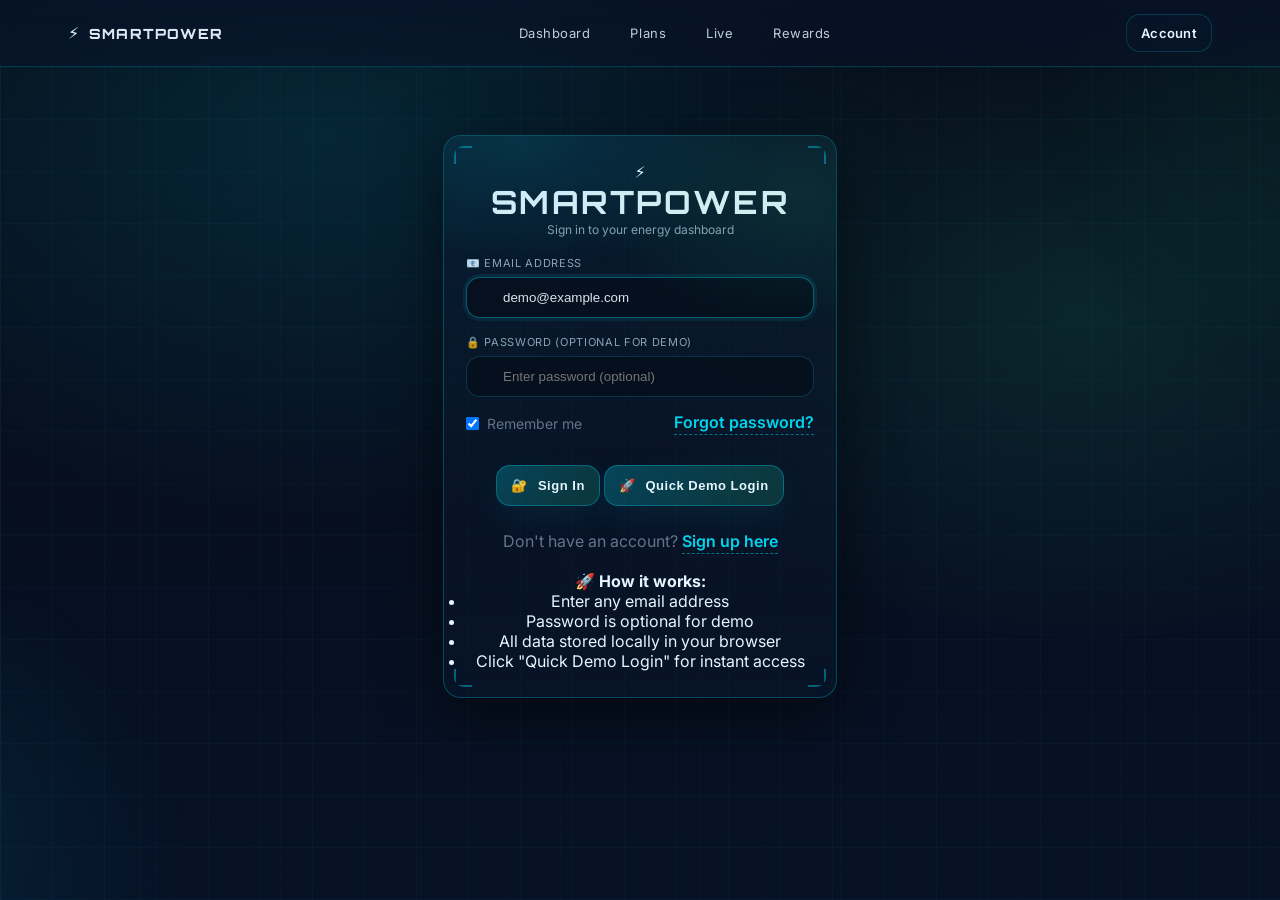
<file: frontend/plans.html>
<!DOCTYPE html>
<html lang="en">
<head>
    <meta charset="UTF-8">
    <meta name="viewport" content="width=device-width, initial-scale=1.0">
    <title>SmartPower - Choose Plan</title>
    <link rel="stylesheet" href="style.css">
    <script src="dashboard.js"></script>
    <link rel="preconnect" href="https://fonts.googleapis.com">
    <link rel="preconnect" href="https://fonts.gstatic.com" crossorigin>
    <link href="https://fonts.googleapis.com/css2?family=Orbitron:wght@400;600;700;800&family=Inter:wght@400;500;600;700&display=swap" rel="stylesheet">

</head>
<body class="has-topbar app-page">
<header class="topbar">
  <div class="topbar-inner">
    <a class="brand" href="index.html" aria-label="SmartPower Home">
      <span class="brand-icon">⚡</span>
      <span class="brand-text">SmartPower</span>
    </a>

    <nav class="topnav" aria-label="Primary">
      <a href="index.html">Dashboard</a>
      <a href="plans.html">Plans</a>
      <a href="live.html">Live</a>
      <a href="rewards.html">Rewards</a>
    </nav>

    <div class="topbar-actions">
      <span class="chip" id="topUserEmail" title="Signed in user"></span>
      <a class="btn btn-ghost" href="signin.html" id="accountLink">Account</a>
      <button class="btn btn-ghost" type="button" id="logoutBtn" onclick="handleLogout()" style="display:none;">Logout</button>
    </div>
  </div>
</header>

<div class="app-shell">

    <!-- Navigation -->
    <div class="hero" style="border-radius: 0; padding: 20px;">
        <h1 class="title" style="font-size: 32px;">⚡ SmartPower Plans</h1>
        <p class="tagline">Choose the perfect electricity plan for your needs</p>
        
        </div>

    <div class="plans-container">
        <!-- Plan Cards (using your existing plan-card style) -->
        <div class="plan-cards" style="margin-top: 30px;">
            <!-- Basic Plan -->
            <div class="plan-card basic" onclick="selectPlan('Basic')" id="planBasic">
                <h3>Basic</h3>
                <p class="units">100 units / month</p>
                <p class="price">₹1000</p>
                <p style="color: #64748b; font-size: 14px; margin: 10px 0;">Perfect for small apartments</p>
                <button class="select-btn">Select Plan</button>
            </div>

            <!-- Standard Plan (Popular) -->
            <div class="plan-card standard selected-plan" onclick="selectPlan('Standard')" id="planStandard">
                <div class="popular-badge">POPULAR</div>
                <h3>Standard</h3>
                <p class="units">200 units / month</p>
                <p class="price">₹2000</p>
                <p style="color: #64748b; font-size: 14px; margin: 10px 0;">Best for families</p>
                <button class="select-btn" style="background: #10b981;">Current Plan</button>
            </div>

            <!-- Premium Plan -->
            <div class="plan-card premium" onclick="selectPlan('Premium')" id="planPremium">
                <h3>Premium</h3>
                <p class="units">400 units / month</p>
                <p class="price">₹4000</p>
                <p style="color: #64748b; font-size: 14px; margin: 10px 0;">For large homes & offices</p>
                <button class="select-btn">Select Plan</button>
            </div>
        </div>

        <!-- Plan Comparison -->
        <div class="plan-comparison">
            <h2 style="text-align: center; margin-bottom: 30px; color: #1e293b;">Plan Comparison</h2>
            <div style="overflow-x: auto;">
                <table style="width: 100%; border-collapse: collapse;">
                    <thead>
                        <tr style="background: #f8fafc;">
                            <th style="padding: 15px; text-align: left; border-bottom: 2px solid #000000;">Feature</th>
                            <th style="padding: 15px; text-align: center; border-bottom: 2px solid #000000;">Basic</th>
                            <th style="padding: 15px; text-align: center; border-bottom: 2px solid #000000;">Standard</th>
                            <th style="padding: 15px; text-align: center; border-bottom: 2px solid #000000;">Premium</th>
                        </tr>
                    </thead>
                    <tbody>
                        <tr>
                            <td style="padding: 15px; border-bottom: 1px solid #e2e8f0;">Units per month</td>
                            <td style="padding: 15px; text-align: center; border-bottom: 1px solid #e2e8f0;">100</td>
                            <td style="padding: 15px; text-align: center; border-bottom: 1px solid #e2e8f0;">200</td>
                            <td style="padding: 15px; text-align: center; border-bottom: 1px solid #e2e8f0;">400</td>
                        </tr>
                        <tr>
                            <td style="padding: 15px; border-bottom: 1px solid #e2e8f0;">Live Monitoring</td>
                            <td style="padding: 15px; text-align: center; border-bottom: 1px solid #e2e8f0;">✓</td>
                            <td style="padding: 15px; text-align: center; border-bottom: 1px solid #e2e8f0;">✓</td>
                            <td style="padding: 15px; text-align: center; border-bottom: 1px solid #e2e8f0;">✓</td>
                        </tr>
                        <tr>
                            <td style="padding: 15px; border-bottom: 1px solid #e2e8f0;">AI Recommendations</td>
                            <td style="padding: 15px; text-align: center; border-bottom: 1px solid #e2e8f0;">-</td>
                            <td style="padding: 15px; text-align: center; border-bottom: 1px solid #e2e8f0;">✓</td>
                            <td style="padding: 15px; text-align: center; border-bottom: 1px solid #e2e8f0;">✓</td>
                        </tr>
                        <tr>
                            <td style="padding: 15px; border-bottom: 1px solid #e2e8f0;">Reward Points</td>
                            <td style="padding: 15px; text-align: center; border-bottom: 1px solid #e2e8f0;">✓</td>
                            <td style="padding: 15px; text-align: center; border-bottom: 1px solid #e2e8f0;">✓</td>
                            <td style="padding: 15px; text-align: center; border-bottom: 1px solid #e2e8f0;">2x Points</td>
                        </tr>
                        <tr>
                            <td style="padding: 15px; border-bottom: 1px solid #e2e8f0;">Priority Support</td>
                            <td style="padding: 15px; text-align: center; border-bottom: 1px solid #e2e8f0;">-</td>
                            <td style="padding: 15px; text-align: center; border-bottom: 1px solid #e2e8f0;">✓</td>
                            <td style="padding: 15px; text-align: center; border-bottom: 1px solid #e2e8f0;">24/7 Premium</td>
                        </tr>
                    </tbody>
                </table>
            </div>
        </div>

        <!-- Subscription Action -->
        <div class="subscription-box" style="margin-top: 40px;">
            <h2>Confirm Your Selection</h2>
            <p style="color: #64748b; margin-bottom: 20px;">
                Selected Plan: <strong id="selectedPlanName">Standard</strong>
            </p>
            <button class="subscribe-action auth-btn" onclick="subscribePlan()">
                Subscribe to <span id="selectedPlanBtn">Standard</span> Plan
            </button>
            <div id="subscribeResult" style="margin-top: 20px;"></div>
        </div>
    </div>

    <script>
        // Plan selection logic
        // NEW: Load user's current plan from backend
        if (!localStorage.getItem("user_id")) {
            window.location.href = "signin.html";
        }

        async function loadUserSubscription() {
            const userId = localStorage.getItem("user_id");
            if (!userId) return;

            try {
                const res = await fetch(`http://localhost:5000/subscription/${userId}`);
                if (!res.ok) return;

                const data = await res.json();
                const currentPlan = data.subscription?.plan_name;

                if (currentPlan) {
                    highlightCurrentPlan(currentPlan);
                }
            } catch (error) {
                console.error("Failed to load subscription:", error);
                // Fallback to localStorage if backend fails
                const savedPlan = localStorage.getItem('selectedPlan') || 'Standard';
                highlightCurrentPlan(savedPlan);
            }
        }

        // NEW: Highlight the correct plan visually
        function highlightCurrentPlan(planName) {
            document.querySelectorAll('.plan-card').forEach(card => {
                const title = card.querySelector("h3").textContent;
                const btn = card.querySelector(".select-btn");

                if (title === planName) {
                    card.classList.add('selected-plan');
                    btn.textContent = "Current Plan";
                    btn.style.background = "#10b981";
                } else {
                    card.classList.remove('selected-plan');
                    btn.textContent = "Select Plan";
                    btn.style.background = "";
                }
            });

            document.getElementById('selectedPlanName').textContent = planName;
            document.getElementById('selectedPlanBtn').textContent = planName;

            localStorage.setItem("selectedPlan", planName);
        }

        // Plan selection logic
        function selectPlan(planName) {
            // Remove selected class from all
            document.querySelectorAll('.plan-card').forEach(card => {
                card.classList.remove('selected-plan');
                const btn = card.querySelector('.select-btn');
                btn.textContent = 'Select Plan';
                btn.style.background = '';
            });
            
            // Add to selected
            const selectedCard = document.getElementById(`plan${planName}`);
            selectedCard.classList.add('selected-plan');
            const selectedBtn = selectedCard.querySelector('.select-btn');
            selectedBtn.textContent = 'Selected ✓';
            selectedBtn.style.background = '#10b981';
            
            // Update display
            document.getElementById('selectedPlanName').textContent = planName;
            document.getElementById('selectedPlanBtn').textContent = planName;
            
            // Save to localStorage
            localStorage.setItem('selectedPlan', planName);
        }
        
        function subscribePlan() {
            const plan = localStorage.getItem('selectedPlan') || 'Standard';
            const userEmail = localStorage.getItem('user_email') || 'demo@example.com';
            const userId = localStorage.getItem('user_id') || 'user1';

            const resultEl = document.getElementById('subscribeResult');

            // Show loading
            resultEl.innerHTML = `
                <div style="background:#f0f9ff; color:#1e40af; padding:15px; border-radius:8px; display:flex; align-items:center; gap:10px;">
                    <div class="loading-spinner"></div>
                    Subscribing to ${plan} plan...
                </div>
            `;

            fetch('http://127.0.0.1:5000/plan/subscribe', {
                method: 'POST',
                headers: {
                    'Content-Type': 'application/json'
                },
                body: JSON.stringify({
                    user_id: userId,
                    plan_name: plan,
                    user_email: userEmail
                })
            })
            .then(async res => {
                // Extract response JSON
                const data = await res.json();

                // SUCCESS CASE → backend returned 201
                if (res.ok) {
                    resultEl.innerHTML = `
                        <div style="background:#f0fdf4; color:#065f46; padding:15px; border-radius:8px;">
                            ✅ ${data.message || 'Successfully subscribed to ' + plan + ' plan!'}
                            <br><small>Redirecting to dashboard...</small>
                        </div>
                    `;

                    // Save plan locally
                    localStorage.setItem('currentPlan', plan);

                    // Redirect to dashboard
                    setTimeout(() => {
                        window.location.href = 'index.html';
                    }, 2000);
                } 
                else {
                    // ERROR RETURNED FROM BACKEND
                    resultEl.innerHTML = `
                        <div style="background:#fef2f2; color:#991b1b; padding:15px; border-radius:8px;">
                            ❌ ${data.error || 'Subscription failed!'}
                        </div>
                    `;
                }
            })
            .catch(error => {
                console.error('Subscription error:', error);
                resultEl.innerHTML = `
                    <div style="background:#fef2f2; color:#991b1b; padding:15px; border-radius:8px;">
                        ❌ Failed to connect to backend server.
                        <br><small>Error: ${error.message}</small>
                        <br><br>
                        <button class="btn btn-danger" onclick="subscribePlan()">Try Again</button>
                        <button class="btn btn-muted" onclick="window.location.href='index.html'">Go to Dashboard</button>
                    </div>
                `;
            });
        }

        
        // Load saved selection
        document.addEventListener('DOMContentLoaded', function() {
            loadUserSubscription();   // NEW: real backend plan highlight

            
            // Add loading spinner CSS if not present
            if (!document.querySelector('style[data-loading-spinner]')) {
                const style = document.createElement('style');
                style.setAttribute('data-loading-spinner', 'true');
                style.textContent = `
                    .loading-spinner {
                        display: inline-block;
                        width: 20px;
                        height: 20px;
                        border: 3px solid rgba(255,255,255,0.3);
                        border-radius: 50%;
                        border-top-color: #3b82f6;
                        animation: spin 1s ease-in-out infinite;
                    }
                    @keyframes spin {
                        to { transform: rotate(360deg); }
                    }
                `;
                document.head.appendChild(style);
            }
            
            // Add click handlers for navigation links
            document.querySelectorAll('a[href]').forEach(link => {
                link.addEventListener('click', function(e) {
                    if (this.getAttribute('href').startsWith('http')) return;
                    e.preventDefault();
                    window.location.href = this.getAttribute('href');
                });
            });
        });
    </script>
</div>

<script>
document.addEventListener('DOMContentLoaded', function () {
  try {
    var email = localStorage.getItem('user_email');
    var chip = document.getElementById('topUserEmail');
    var logoutBtn = document.getElementById('logoutBtn');
    var accountLink = document.getElementById('accountLink');

    if (chip) {
      if (email) { chip.textContent = email; chip.style.display = 'inline-flex'; }
      else { chip.style.display = 'none'; }
    }

    if (logoutBtn && accountLink) {
      if (email) { logoutBtn.style.display = 'inline-flex'; accountLink.style.display = 'none'; }
      else { logoutBtn.style.display = 'none'; accountLink.style.display = 'inline-flex'; }
    }

    var current = (location.pathname.split('/').pop() || 'index.html');
    document.querySelectorAll('.topnav a').forEach(function (a) {
      if (a.getAttribute('href') === current) a.classList.add('active');
    });
  } catch (e) {}
});
</script>
</body>
</html>
</file>
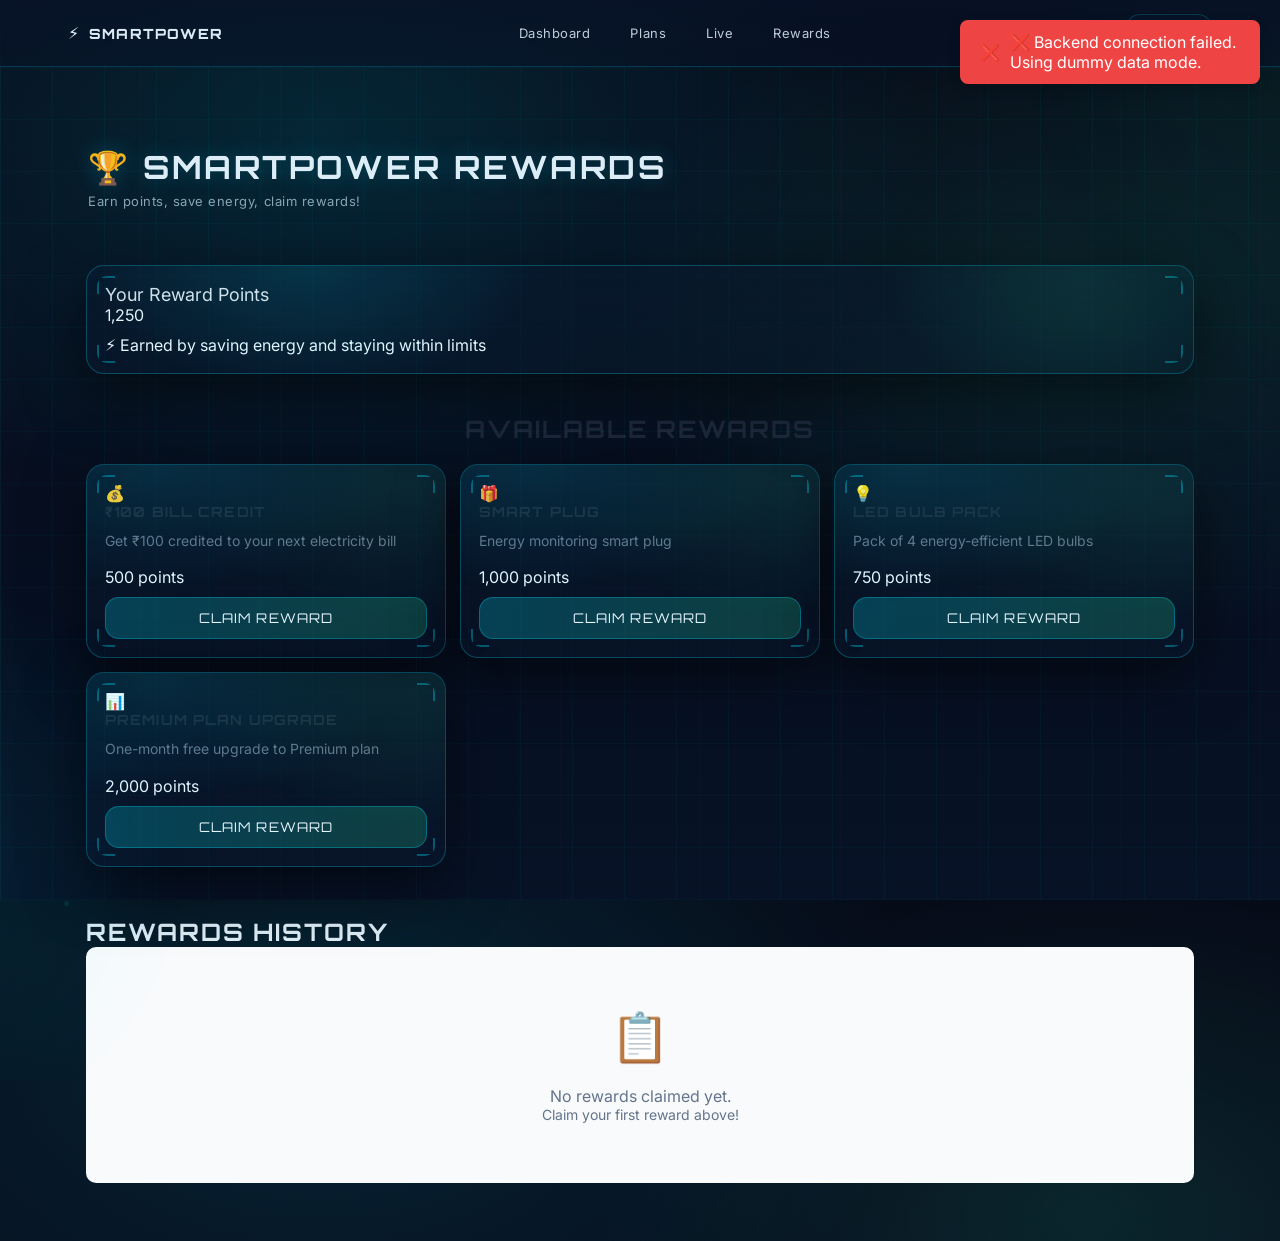
<file: frontend/rewards.html>
<!DOCTYPE html>
<html lang="en">
<head>
    <meta charset="UTF-8">
    <meta name="viewport" content="width=device-width, initial-scale=1.0">
    <title>SmartPower - Rewards</title>
    <link rel="stylesheet" href="style.css">
    <script src="dashboard.js"></script>
    <link rel="preconnect" href="https://fonts.googleapis.com">
    <link rel="preconnect" href="https://fonts.gstatic.com" crossorigin>
    <link href="https://fonts.googleapis.com/css2?family=Orbitron:wght@400;600;700;800&family=Inter:wght@400;500;600;700&display=swap" rel="stylesheet">

</head>
<body class="has-topbar app-page">
<header class="topbar">
  <div class="topbar-inner">
    <a class="brand" href="index.html" aria-label="SmartPower Home">
      <span class="brand-icon">⚡</span>
      <span class="brand-text">SmartPower</span>
    </a>

    <nav class="topnav" aria-label="Primary">
      <a href="index.html">Dashboard</a>
      <a href="plans.html">Plans</a>
      <a href="live.html">Live</a>
      <a href="rewards.html">Rewards</a>
    </nav>

    <div class="topbar-actions">
      <span class="chip" id="topUserEmail" title="Signed in user"></span>
      <a class="btn btn-ghost" href="signin.html" id="accountLink">Account</a>
      <button class="btn btn-ghost" type="button" id="logoutBtn" onclick="handleLogout()" style="display:none;">Logout</button>
    </div>
  </div>
</header>

<div class="app-shell">

    <!-- Navigation -->
    <div class="hero" style="border-radius: 0; padding: 20px;">
        <h1 class="title" style="font-size: 32px;">🏆 SmartPower Rewards</h1>
        <p class="tagline">Earn points, save energy, claim rewards!</p>
        
        </div>

    <div class="rewards-container">
        <!-- Points Display -->
        <div class="points-card">
            <div style="font-size: 18px; opacity: 0.9;">Your Reward Points</div>
            <div class="points-value" id="totalPoints">1,250</div>
            <div style="font-size: 16px; margin-top: 10px;">
                ⚡ Earned by saving energy and staying within limits
            </div>
        </div>

        <!-- Rewards Grid -->
        <h2 style="text-align: center; margin: 40px 0 20px 0; color: #1e293b;">Available Rewards</h2>
        
        <div class="rewards-grid">
            <div class="reward-card">
                <div class="reward-icon">💰</div>
                <h3 style="color: #1e293b; margin-bottom: 10px;">₹100 Bill Credit</h3>
                <p style="color: #64748b; font-size: 14px; margin-bottom: 15px;">
                    Get ₹100 credited to your next electricity bill
                </p>
                <div class="reward-cost">500 points</div>
                <button class="claim-btn" onclick="claimReward('bill_credit', 500)">
                    Claim Reward
                </button>
            </div>
            
            <div class="reward-card">
                <div class="reward-icon">🎁</div>
                <h3 style="color: #1e293b; margin-bottom: 10px;">Smart Plug</h3>
                <p style="color: #64748b; font-size: 14px; margin-bottom: 15px;">
                    Energy monitoring smart plug
                </p>
                <div class="reward-cost">1,000 points</div>
                <button class="claim-btn" onclick="claimReward('smart_plug', 1000)">
                    Claim Reward
                </button>
            </div>
            
            <div class="reward-card">
                <div class="reward-icon">💡</div>
                <h3 style="color: #1e293b; margin-bottom: 10px;">LED Bulb Pack</h3>
                <p style="color: #64748b; font-size: 14px; margin-bottom: 15px;">
                    Pack of 4 energy-efficient LED bulbs
                </p>
                <div class="reward-cost">750 points</div>
                <button class="claim-btn" onclick="claimReward('led_bulbs', 750)">
                    Claim Reward
                </button>
            </div>
            
            <div class="reward-card">
                <div class="reward-icon">📊</div>
                <h3 style="color: #1e293b; margin-bottom: 10px;">Premium Plan Upgrade</h3>
                <p style="color: #64748b; font-size: 14px; margin-bottom: 15px;">
                    One-month free upgrade to Premium plan
                </p>
                <div class="reward-cost">2,000 points</div>
                <button class="claim-btn" onclick="claimReward('premium_upgrade', 2000)">
                    Claim Reward
                </button>
            </div>
        </div>

        <!-- Rewards History -->
        <div class="chart-box" style="margin-top: 50px;">
            <h2>Rewards History</h2>
            <div id="rewardsHistory" style="min-height: 200px; padding: 20px; background: #f8fafc; border-radius: 10px;">
                <div style="text-align: center; color: #64748b; padding: 40px;">
                    <div style="font-size: 48px; margin-bottom: 20px;">📋</div>
                    <p>No rewards claimed yet.</p>
                    <p style="font-size: 14px;">Claim your first reward above!</p>
                </div>
            </div>
        </div>
    </div>

    <script>
        // Initialize rewards page
        document.addEventListener('DOMContentLoaded', function() {
            loadRewardsData();
            updateClaimButtons();
            
            // Add click handlers for navigation links
            document.querySelectorAll('.hero-nav a').forEach(link => {
                link.addEventListener('click', function(e) {
                    e.preventDefault();
                    window.location.href = this.getAttribute('href');
                });
            });
        });
        
        function loadRewardsData() {
            const userId = localStorage.getItem('user_id') || 'user1';
            
            // Try to fetch from backend
            fetch(`http://localhost:5000/rewards/${userId}`)
                .then(res => {
                    if (res.ok) return res.json();
                    throw new Error('Failed to load rewards');
                })
                .then(data => {
                    const points = data.reward_points || 1250;
                    document.getElementById('totalPoints').textContent = 
                        points.toLocaleString();
                    
                    // Update localStorage
                    localStorage.setItem('reward_points', points);
                })
                .catch(error => {
                    console.error('Rewards load error:', error);
                    // Use localStorage if available
                    const points = localStorage.getItem('reward_points') || 1250;
                    document.getElementById('totalPoints').textContent = 
                        points.toLocaleString();
                });
        }
        
        function updateClaimButtons() {
            const points = parseInt(localStorage.getItem('reward_points') || 1250);
            const buttons = document.querySelectorAll('.claim-btn');
            
            buttons.forEach(btn => {
                const cost = parseInt(btn.parentElement.querySelector('.reward-cost').textContent);
                if (points < cost) {
                    btn.disabled = true;
                    btn.textContent = 'Need More Points';
                }
            });
        }
        
        function claimReward(rewardType, cost) {
            const userId = localStorage.getItem('user_id');
            if (!userId) {
                alert("Please login first.");
                window.location.href = "signin.html";
                return;
            }

            const points = parseInt(localStorage.getItem('reward_points') || 0);

            if (points < cost) {
                alert('You need more points to claim this reward!');
                return;
            }

            if (!confirm(`Are you sure you want to claim this reward for ${cost} points?`)) {
                return;
            }

            // Show loading animation
            const btn = event.target;
            const originalText = btn.textContent;
            btn.innerHTML = '<span class="loading-spinner"></span> Claiming...';
            btn.disabled = true;

            fetch('http://localhost:5000/rewards/claim', {
                method: 'POST',
                headers: { 'Content-Type': 'application/json' },
                body: JSON.stringify({ user_id: userId })
            })
            .then(async res => {
                const data = await res.json();

                if (res.ok) {
                    // Backend success — points already reset to 0

                    alert(`🎉 Reward claimed! You used ${data.claimed_points} points.`);

                    // Update UI
                    document.getElementById('totalPoints').textContent = "0";
                    localStorage.setItem('reward_points', 0);

                    // Add history entry
                    addToHistory(rewardType, data.claimed_points);

                    updateClaimButtons();
                } else {
                    alert(`❌ ${data.error || "Failed to claim reward."}`);
                }
            })
            .catch(err => {
                console.error("Error claiming reward:", err);
                alert("❌ Could not connect to backend.");
            })
            .finally(() => {
                // Restore button
                btn.textContent = originalText;
                btn.disabled = false;
            });
        }
        
        function addToHistory(rewardType, cost) {
            const historyDiv = document.getElementById('rewardsHistory');
            const rewardNames = {
                'bill_credit': '₹100 Bill Credit',
                'smart_plug': 'Smart Plug',
                'led_bulbs': 'LED Bulb Pack',
                'premium_upgrade': 'Premium Plan Upgrade'
            };
            
            const historyItem = document.createElement('div');
            historyItem.style.cssText = `
                padding: 15px;
                margin-bottom: 10px;
                background: white;
                border-radius: 8px;
                border-left: 4px solid #10b981;
                display: flex;
                justify-content: space-between;
                align-items: center;
            `;
            
            const now = new Date();
            const dateStr = now.toLocaleDateString() + ' ' + now.toLocaleTimeString([], {hour: '2-digit', minute:'2-digit'});
            
            historyItem.innerHTML = `
                <div>
                    <strong>${rewardNames[rewardType] || rewardType}</strong>
                    <div style="font-size: 12px; color: #64748b;">${dateStr}</div>
                </div>
                <div style="color: #f59e0b; font-weight: 600;">-${cost} points</div>
            `;
            
            // Remove placeholder if it exists
            const placeholder = historyDiv.querySelector('div[style*="text-align: center"]');
            if (placeholder) {
                placeholder.remove();
            }
            
            historyDiv.prepend(historyItem);
        }
        
        // Add loading spinner CSS
        if (!document.querySelector('style[data-loading-spinner]')) {
            const style = document.createElement('style');
            style.setAttribute('data-loading-spinner', 'true');
            style.textContent = `
                .loading-spinner {
                    display: inline-block;
                    width: 20px;
                    height: 20px;
                    border: 3px solid rgba(255,255,255,0.3);
                    border-radius: 50%;
                    border-top-color: white;
                    animation: spin 1s ease-in-out infinite;
                }
                @keyframes spin {
                    to { transform: rotate(360deg); }
                }
            `;
            document.head.appendChild(style);
        }
    </script>
</div>

<script>
document.addEventListener('DOMContentLoaded', function () {
  try {
    var email = localStorage.getItem('user_email');
    var chip = document.getElementById('topUserEmail');
    var logoutBtn = document.getElementById('logoutBtn');
    var accountLink = document.getElementById('accountLink');

    if (chip) {
      if (email) { chip.textContent = email; chip.style.display = 'inline-flex'; }
      else { chip.style.display = 'none'; }
    }

    if (logoutBtn && accountLink) {
      if (email) { logoutBtn.style.display = 'inline-flex'; accountLink.style.display = 'none'; }
      else { logoutBtn.style.display = 'none'; accountLink.style.display = 'inline-flex'; }
    }

    var current = (location.pathname.split('/').pop() || 'index.html');
    document.querySelectorAll('.topnav a').forEach(function (a) {
      if (a.getAttribute('href') === current) a.classList.add('active');
    });
  } catch (e) {}
});
</script>
</body>
</html>
</file>
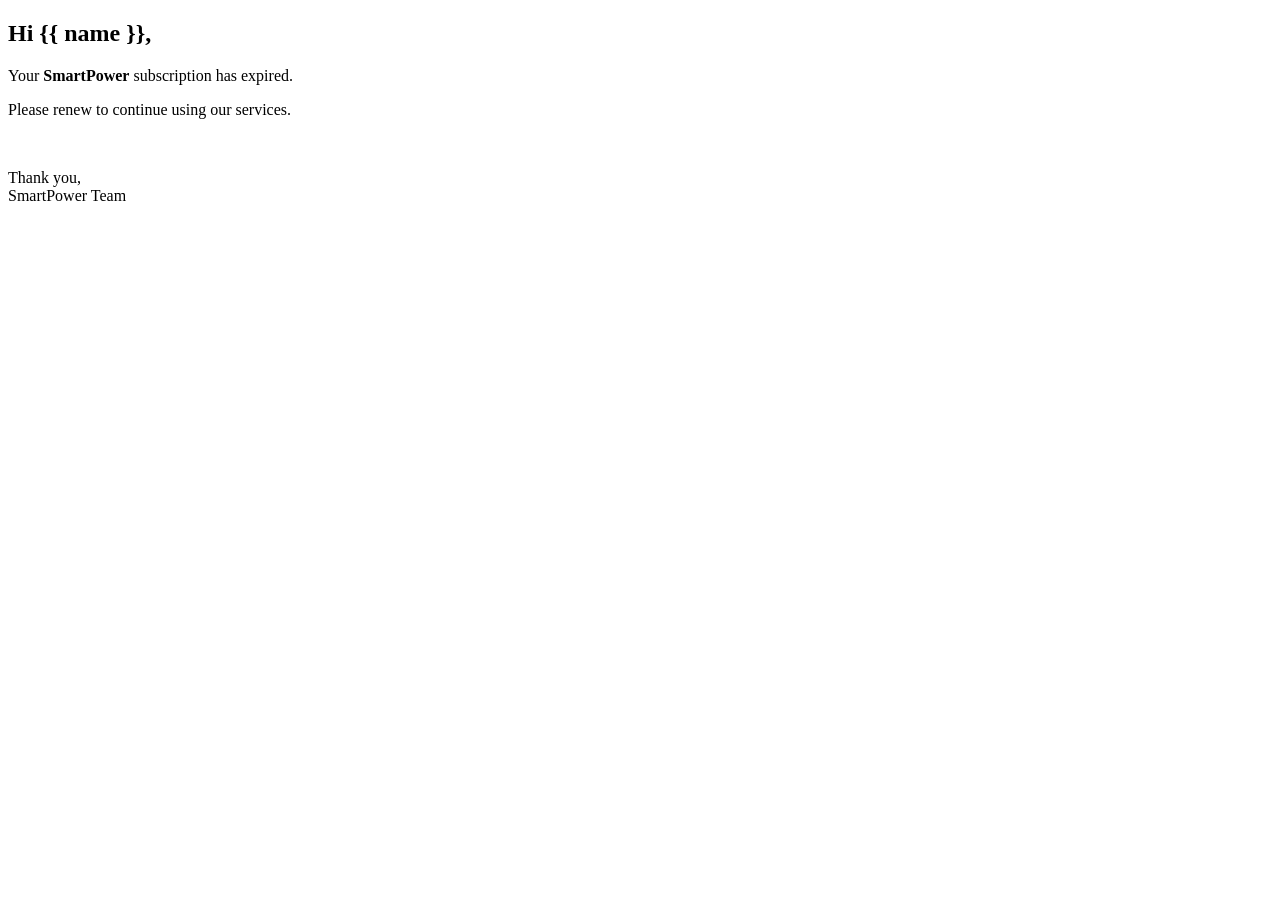
<file: backend/templates/subscription_expired.html>
<!DOCTYPE html>
<html>
<body>
  <h2>Hi {{ name }},</h2>

  <p>Your <b>SmartPower</b> subscription has expired.</p>

  <p>Please renew to continue using our services.</p>

  <br>
  <p>Thank you,<br>SmartPower Team</p>
</body>
</html>
</file>
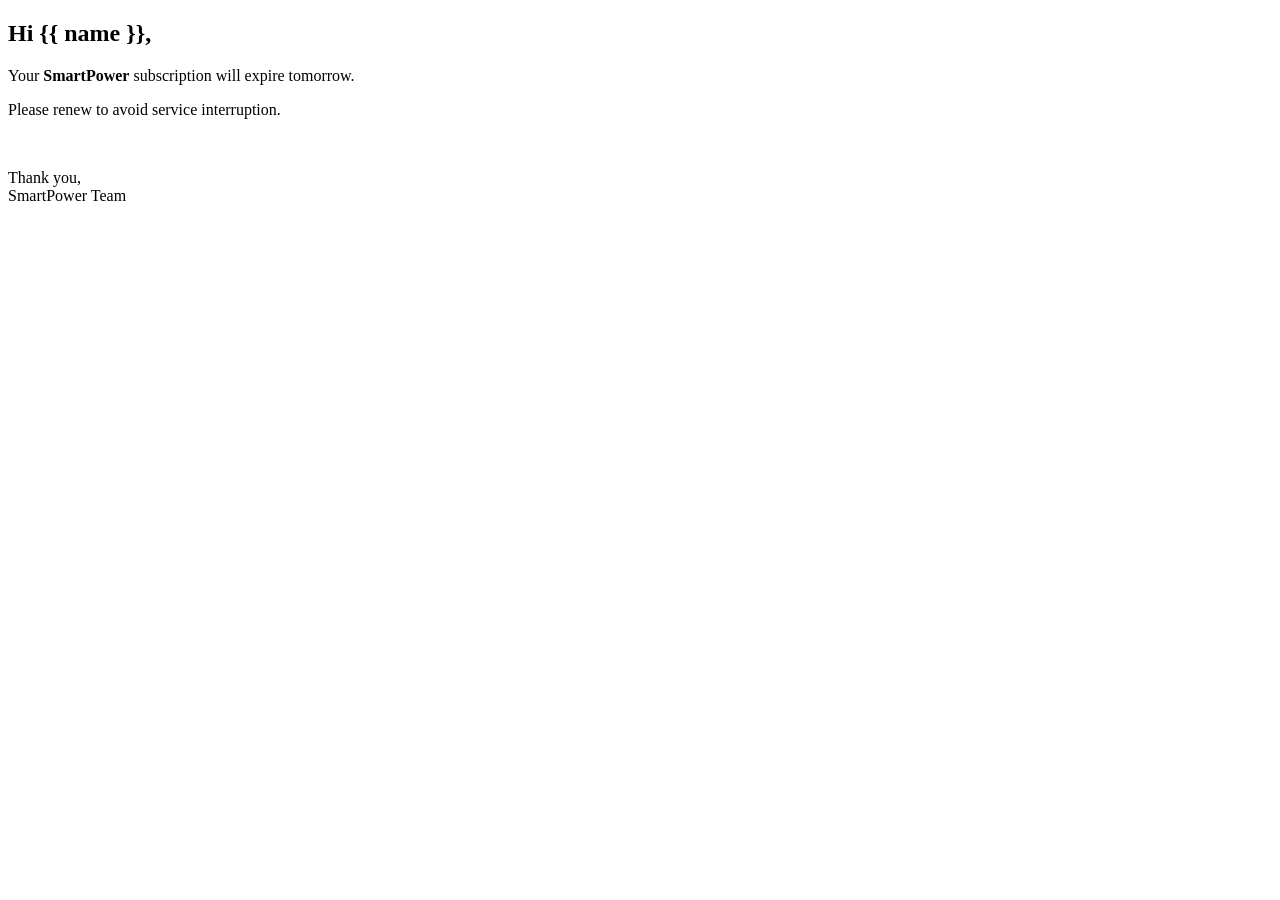
<file: backend/templates/subscription_remainder.html>
<!DOCTYPE html>
<html>
<body>
  <h2>Hi {{ name }},</h2>

  <p>Your <b>SmartPower</b> subscription will expire tomorrow.</p>

  <p>Please renew to avoid service interruption.</p>

  <br>
  <p>Thank you,<br>SmartPower Team</p>
</body>
</html>
</file>
<file: frontend/style.css>
/* =========================================================
   SmartPower - "Radium / Neon Grid" UI Theme (Video Match)
   ---------------------------------------------------------
   - Dark navy background with animated grid + radial glow
   - Futuristic font (Orbitron) for headings, Inter for body
   - Glass cards with neon borders + corner brackets
   - Works across Dashboard / Plans / Live / Rewards / Auth
   ========================================================= */

/* ---------- Reset ---------- */
*{margin:0;padding:0;box-sizing:border-box}
:root{
  --bg0:#060b18;
  --bg1:#071226;
  --ink:#e6f6ff;
  --muted:#9bb7c7;

  --neon:#00e5ff;
  --neon2:#30ffb4;
  --line:rgba(0,229,255,.22);
  --line2:rgba(48,255,180,.18);

  --glass:rgba(10, 24, 46, .55);
  --glass2:rgba(10, 24, 46, .35);
  --stroke:rgba(0,229,255,.26);
  --stroke2:rgba(48,255,180,.16);

  --shadow:0 18px 60px rgba(0,0,0,.55);
  --radius:18px;
}

html,body{height:100%}
body{
  font-family: Inter, system-ui, -apple-system, "Segoe UI", Roboto, Arial, sans-serif;
  color:var(--ink);
  background: radial-gradient(1100px 700px at 25% 15%, rgba(0,229,255,.12), transparent 55%),
              radial-gradient(900px 600px at 85% 35%, rgba(48,255,180,.10), transparent 55%),
              linear-gradient(180deg, var(--bg0), var(--bg1));
  min-height:100vh;
  overflow-x:hidden;
}

/* Animated grid + scanline */
body::before{
  content:"";
  position:fixed; inset:0;
  pointer-events:none;
  background:
    /* grid */
    repeating-linear-gradient(90deg, rgba(0,229,255,.09) 0 1px, transparent 1px 52px),
    repeating-linear-gradient(0deg, rgba(0,229,255,.07) 0 1px, transparent 1px 52px),
    /* subtle vertical bars */
    repeating-linear-gradient(90deg, rgba(255,255,255,.04) 0 1px, transparent 1px 140px);
  opacity:.45;
  transform:translateZ(0);
  animation:gridDrift 10s linear infinite;
}
body::after{
  content:"";
  position:fixed; inset:-20%;
  pointer-events:none;
  background:
    radial-gradient(circle at 18% 86%, rgba(0,229,255,.15) 0 2px, transparent 3px),
    radial-gradient(circle at 85% 12%, rgba(48,255,180,.14) 0 2px, transparent 3px),
    radial-gradient(520px 520px at 8% 82%, rgba(0,229,255,.12), transparent 60%),
    radial-gradient(640px 640px at 92% 18%, rgba(48,255,180,.10), transparent 60%),
    /* corner rings */
    radial-gradient(closest-side at 0% 100%, transparent 0 78%, rgba(0,229,255,.14) 79% 80%, transparent 81%),
    radial-gradient(closest-side at 100% 0%, transparent 0 78%, rgba(0,229,255,.12) 79% 80%, transparent 81%);
  opacity:.65;
  filter:blur(.2px);
  animation:glowPulse 6s ease-in-out infinite;
}

@keyframes gridDrift{
  0%{transform:translateY(0)}
  100%{transform:translateY(52px)}
}
@keyframes glowPulse{
  0%,100%{opacity:.55}
  50%{opacity:.78}
}

/* ---------- Layout Shell ---------- */
.app-shell{max-width:1180px;margin:0 auto;padding:22px 18px 40px}
.main-container{max-width:1180px;margin:0 auto}

/* ---------- Topbar ---------- */
.topbar{
  position:sticky; top:0; z-index:50;
  backdrop-filter: blur(12px);
  background: linear-gradient(180deg, rgba(8, 18, 40, .78), rgba(8, 18, 40, .48));
  border-bottom:1px solid rgba(0,229,255,.18);
}
.topbar-inner{
  max-width:1180px; margin:0 auto;
  display:flex; align-items:center; justify-content:space-between;
  padding:14px 18px;
  gap:16px;
}
.brand{display:flex;align-items:center;gap:10px;text-decoration:none;color:var(--ink)}
.brand-icon{filter:drop-shadow(0 0 10px rgba(0,229,255,.35))}
.brand-text{
  font-family: Orbitron, Inter, sans-serif;
  font-weight:800; letter-spacing:.08em;
  text-transform:uppercase;
  font-size:14px;
  color:rgba(230,246,255,.95);
}
.topnav{display:flex;gap:14px;flex-wrap:wrap}
.topnav a{
  color:rgba(230,246,255,.82);
  text-decoration:none;
  font-size:13px;
  letter-spacing:.04em;
  padding:9px 12px;
  border-radius:12px;
  border:1px solid transparent;
  transition:transform .18s ease, border-color .18s ease, background .18s ease, color .18s ease;
}
.topnav a:hover{
  border-color:rgba(0,229,255,.28);
  background:rgba(0,229,255,.08);
  transform:translateY(-1px);
  color:var(--ink);
}
.topbar-actions{display:flex;align-items:center;gap:10px}
.chip{
  font-size:12px;
  padding:8px 10px;
  border-radius:999px;
  background:rgba(0,229,255,.08);
  border:1px solid rgba(0,229,255,.22);
  color:rgba(230,246,255,.9);
  display:none;
}
.btn, button.btn{
  border:none; cursor:pointer; text-decoration:none;
  font-size:13px; font-weight:600; letter-spacing:.02em;
  padding:10px 14px;
  border-radius:14px;
  display:inline-flex; align-items:center; justify-content:center;
  transition:transform .18s ease, box-shadow .18s ease, background .18s ease, border-color .18s ease;
  color:var(--ink);
}
.btn-ghost{
  background:rgba(10,24,46,.35);
  border:1px solid rgba(0,229,255,.18);
}
.btn-ghost:hover{
  background:rgba(0,229,255,.08);
  border-color:rgba(0,229,255,.30);
  box-shadow:0 0 0 3px rgba(0,229,255,.08);
  transform:translateY(-1px);
}

/* ---------- Neon Panel / Cards ---------- */
.panel, .auth-card, .stat-card, .page-card, .card, .quick-actions, .secondary{
  background:linear-gradient(180deg, var(--glass), var(--glass2));
  border:1px solid var(--stroke);
  border-radius:var(--radius);
  box-shadow:var(--shadow);
  position:relative;
  overflow:hidden;
}
.panel::before, .auth-card::before, .stat-card::before, .page-card::before, .card::before{
  content:"";
  position:absolute; inset:0;
  background:
    radial-gradient(400px 220px at 20% 0%, rgba(0,229,255,.14), transparent 60%),
    radial-gradient(360px 240px at 90% 10%, rgba(48,255,180,.10), transparent 60%);
  opacity:.9;
  pointer-events:none;
}
.panel::after, .auth-card::after, .stat-card::after, .page-card::after, .card::after{
  /* corner brackets */
  content:"";
  position:absolute; inset:10px;
  border-radius:calc(var(--radius) - 8px);
  background:
    linear-gradient(var(--neon), var(--neon)) left top / 18px 2px no-repeat,
    linear-gradient(var(--neon), var(--neon)) left top / 2px 18px no-repeat,

    linear-gradient(var(--neon), var(--neon)) right top / 18px 2px no-repeat,
    linear-gradient(var(--neon), var(--neon)) right top / 2px 18px no-repeat,

    linear-gradient(var(--neon), var(--neon)) left bottom / 18px 2px no-repeat,
    linear-gradient(var(--neon), var(--neon)) left bottom / 2px 18px no-repeat,

    linear-gradient(var(--neon), var(--neon)) right bottom / 18px 2px no-repeat,
    linear-gradient(var(--neon), var(--neon)) right bottom / 2px 18px no-repeat;
  opacity:.38;
  filter:drop-shadow(0 0 10px rgba(0,229,255,.25));
  pointer-events:none;
}

.panel:hover, .auth-card:hover, .stat-card:hover, .page-card:hover, .card:hover{
  border-color:rgba(0,229,255,.36);
  box-shadow:0 18px 70px rgba(0,0,0,.6), 0 0 0 3px rgba(0,229,255,.08);
}

/* ---------- Typography ---------- */
h1,h2,h3,.title{
  font-family: Orbitron, Inter, sans-serif;
  letter-spacing:.08em;
  text-transform:uppercase;
  color:rgba(230,246,255,.96);
}
.title{
  font-size:26px;
  margin:18px 0 6px;
  text-shadow:0 0 22px rgba(0,229,255,.22);
}
.tagline{color:rgba(155,183,199,.88); font-size:13px; letter-spacing:.04em}

/* ---------- Dashboard Bits ---------- */
.hero{
  padding:22px 18px;
  margin:20px 0 18px;
}
.user-info{margin-top:8px;color:rgba(230,246,255,.86);font-size:13px}
.user-email{color:rgba(0,229,255,.95);font-weight:600}

.stats-grid{
  display:grid;
  grid-template-columns:repeat(4,minmax(0,1fr));
  gap:14px;
  margin:14px 0 18px;
}
@media (max-width:900px){
  .stats-grid{grid-template-columns:repeat(2,minmax(0,1fr))}
}
@media (max-width:520px){
  .stats-grid{grid-template-columns:1fr}
}

.stat-card{padding:16px}
.stat-icon{font-size:18px;opacity:.95;filter:drop-shadow(0 0 12px rgba(0,229,255,.18))}
.stat-value{font-family:Orbitron,Inter,sans-serif;font-weight:800;font-size:20px;margin-top:10px}
.stat-label{color:rgba(155,183,199,.86);font-size:12px;margin-top:6px;letter-spacing:.04em}

.quick-actions{
  padding:16px;
  margin:10px 0 18px;
}
.quick-actions h3{font-size:14px;margin-bottom:12px}
.action-btn{
  background:rgba(0,229,255,.08);
  border:1px solid rgba(0,229,255,.22);
  color:rgba(230,246,255,.92);
  padding:12px 14px;
  border-radius:14px;
  text-decoration:none;
  display:inline-flex;align-items:center;justify-content:center;
  gap:10px;
  margin:6px 8px 0 0;
  transition:transform .18s ease, box-shadow .18s ease, background .18s ease, border-color .18s ease;
}
.action-btn:hover{
  background:rgba(0,229,255,.12);
  border-color:rgba(0,229,255,.34);
  box-shadow:0 0 0 3px rgba(0,229,255,.08), 0 0 18px rgba(0,229,255,.12);
  transform:translateY(-1px);
}

.pages-grid{
  display:grid;
  grid-template-columns:repeat(3,minmax(0,1fr));
  gap:14px;
  margin:14px 0 0;
}
@media (max-width:900px){
  .pages-grid{grid-template-columns:1fr}
}
.page-card{padding:18px;text-decoration:none;color:inherit}
.page-icon{font-size:22px;margin-bottom:10px;filter:drop-shadow(0 0 12px rgba(0,229,255,.18))}
.page-card h4{font-family:Orbitron,Inter,sans-serif;font-size:14px;margin-bottom:6px}
.page-card p{color:rgba(155,183,199,.86);font-size:12px;line-height:1.55}

/* ---------- Auth Pages ---------- */
.auth-container{width:100%;max-width:430px;margin:28px auto;padding:18px}
.auth-card{padding:26px 22px;text-align:center}
.auth-card h2{font-size:16px;margin-bottom:6px}
.auth-card p{color:rgba(155,183,199,.86);font-size:12px;margin-bottom:14px}

.form-group{text-align:left;margin:12px 0}
.form-group label{font-size:11px;color:rgba(155,183,199,.88);letter-spacing:.06em;text-transform:uppercase}
.input-wrap{position:relative}
.input-wrap i{position:absolute;left:12px;top:50%;transform:translateY(-50%);color:rgba(0,229,255,.7)}
input[type="email"], input[type="password"], input[type="text"]{
  width:100%;
  margin-top:6px;
  padding:12px 12px 12px 36px;
  border-radius:14px;
  background:rgba(6,12,24,.6);
  border:1px solid rgba(0,229,255,.18);
  color:rgba(230,246,255,.92);
  outline:none;
  transition:border-color .18s ease, box-shadow .18s ease;
}
input:focus{
  border-color:rgba(0,229,255,.36);
  box-shadow:0 0 0 3px rgba(0,229,255,.08);
}
.form-row{display:flex;align-items:center;justify-content:space-between;gap:10px;margin-top:10px}
.small-link{color:rgba(0,229,255,.9);text-decoration:none;font-size:12px}
.small-link:hover{text-decoration:underline}

.primary-btn{
  width:100%;
  margin-top:14px;
  background:linear-gradient(90deg, rgba(0,229,255,.22), rgba(48,255,180,.18));
  border:1px solid rgba(0,229,255,.28);
  padding:12px 14px;
  border-radius:14px;
  font-family:Orbitron,Inter,sans-serif;
  letter-spacing:.10em;
  text-transform:uppercase;
  box-shadow:0 0 22px rgba(0,229,255,.12);
}
.primary-btn:hover{
  transform:translateY(-1px);
  box-shadow:0 0 0 3px rgba(0,229,255,.08), 0 0 28px rgba(0,229,255,.14);
}
.social-row{display:flex;gap:10px;justify-content:center;margin-top:14px}
.icon-btn{
  width:40px;height:36px;border-radius:14px;
  display:inline-flex;align-items:center;justify-content:center;
  background:rgba(0,229,255,.06);
  border:1px solid rgba(0,229,255,.18);
  color:rgba(230,246,255,.9);
  text-decoration:none;
}
.icon-btn:hover{background:rgba(0,229,255,.10);border-color:rgba(0,229,255,.28)}

/* ---------- Tables / Lists (for plans/rewards etc if any) ---------- */
table{width:100%;border-collapse:collapse}
th,td{padding:12px 12px;text-align:left;border-bottom:1px solid rgba(0,229,255,.14)}
th{font-family:Orbitron,Inter,sans-serif;font-size:12px;letter-spacing:.08em;text-transform:uppercase;color:rgba(230,246,255,.9)}
td{color:rgba(155,183,199,.9);font-size:13px}

/* ---------- Utility ---------- */
a{color:inherit}
.muted{color:rgba(155,183,199,.86)}
.spacer{height:10px}


/* ---------- Aliases for existing markup ---------- */
.page-cards{display:grid;grid-template-columns:repeat(3,minmax(0,1fr));gap:14px;margin-top:14px}
@media (max-width:900px){.page-cards{grid-template-columns:1fr}}

.plan-cards, .rewards-grid, .appliance-grid{
  display:grid;
  grid-template-columns:repeat(3,minmax(0,1fr));
  gap:14px;
  margin-top:14px;
}
@media (max-width:980px){
  .plan-cards, .rewards-grid, .appliance-grid{grid-template-columns:repeat(2,minmax(0,1fr))}
}
@media (max-width:560px){
  .plan-cards, .rewards-grid, .appliance-grid{grid-template-columns:1fr}
}

.plan-card, .reward-card, .appliance-card, .points-card{
  padding:18px;
  text-decoration:none;
  color:inherit;
}
.plan-card h3, .reward-card h3, .appliance-card h3, .points-card h3{
  font-family:Orbitron,Inter,sans-serif;
  font-size:14px;
  letter-spacing:.08em;
  text-transform:uppercase;
  margin-bottom:8px;
}
.plan-card p, .reward-card p, .appliance-card p, .points-card p{
  color:rgba(155,183,199,.88);
  font-size:12px;
  line-height:1.6;
}

.plans-container, .rewards-container{
  padding:18px;
  margin-top:18px;
}

.logout-btn{
  background:rgba(0,229,255,.08);
  border:1px solid rgba(0,229,255,.22);
  color:rgba(230,246,255,.92);
  padding:10px 14px;
  border-radius:14px;
}
.logout-btn:hover{
  background:rgba(0,229,255,.12);
  border-color:rgba(0,229,255,.34);
  transform:translateY(-1px);
}

/* Buttons inside cards (if any) */
.plan-card button, .reward-card button, .appliance-card button{
  margin-top:10px;
  width:100%;
  background:linear-gradient(90deg, rgba(0,229,255,.22), rgba(48,255,180,.18));
  border:1px solid rgba(0,229,255,.28);
  color:var(--ink);
  padding:12px 14px;
  border-radius:14px;
  cursor:pointer;
  font-family:Orbitron,Inter,sans-serif;
  letter-spacing:.08em;
  text-transform:uppercase;
}
.plan-card button:hover, .reward-card button:hover, .appliance-card button:hover{transform:translateY(-1px)}

/* Ensure existing cards also get neon glass */
.plan-card, .reward-card, .appliance-card, .points-card{
  background:linear-gradient(180deg, var(--glass), var(--glass2));
  border:1px solid var(--stroke);
  border-radius:var(--radius);
  box-shadow:var(--shadow);
  position:relative;
  overflow:hidden;
}
.plan-card::before, .reward-card::before, .appliance-card::before, .points-card::before{
  content:"";
  position:absolute; inset:0;
  background:
    radial-gradient(400px 220px at 20% 0%, rgba(0,229,255,.14), transparent 60%),
    radial-gradient(360px 240px at 90% 10%, rgba(48,255,180,.10), transparent 60%);
  opacity:.9;
  pointer-events:none;
}
.plan-card::after, .reward-card::after, .appliance-card::after, .points-card::after{
  content:"";
  position:absolute; inset:10px;
  border-radius:calc(var(--radius) - 8px);
  background:
    linear-gradient(var(--neon), var(--neon)) left top / 18px 2px no-repeat,
    linear-gradient(var(--neon), var(--neon)) left top / 2px 18px no-repeat,
    linear-gradient(var(--neon), var(--neon)) right top / 18px 2px no-repeat,
    linear-gradient(var(--neon), var(--neon)) right top / 2px 18px no-repeat,
    linear-gradient(var(--neon), var(--neon)) left bottom / 18px 2px no-repeat,
    linear-gradient(var(--neon), var(--neon)) left bottom / 2px 18px no-repeat,
    linear-gradient(var(--neon), var(--neon)) right bottom / 18px 2px no-repeat,
    linear-gradient(var(--neon), var(--neon)) right bottom / 2px 18px no-repeat;
  opacity:.34;
  filter:drop-shadow(0 0 10px rgba(0,229,255,.25));
  pointer-events:none;
}


/* ---------- Universal Neon Buttons / Links ---------- */
.btn-primary{
  background:linear-gradient(135deg, rgba(0,229,255,.22), rgba(48,255,180,.14));
  border:1px solid rgba(0,229,255,.28);
  box-shadow:0 10px 28px rgba(0,229,255,.08);
}
.btn-primary:hover{
  background:linear-gradient(135deg, rgba(0,229,255,.30), rgba(48,255,180,.18));
  border-color:rgba(0,229,255,.38);
  box-shadow:0 0 0 3px rgba(0,229,255,.10), 0 16px 40px rgba(0,0,0,.35);
  transform:translateY(-1px);
}
.btn-danger{
  background:linear-gradient(135deg, rgba(239,68,68,.28), rgba(0,229,255,.10));
  border:1px solid rgba(239,68,68,.32);
}
.btn-danger:hover{
  border-color:rgba(239,68,68,.45);
  box-shadow:0 0 0 3px rgba(239,68,68,.12);
  transform:translateY(-1px);
}
.btn-muted{
  background:rgba(148,163,184,.10);
  border:1px solid rgba(148,163,184,.24);
}
.btn-muted:hover{
  background:rgba(148,163,184,.14);
  border-color:rgba(148,163,184,.34);
  transform:translateY(-1px);
}

/* Auth buttons/links used in signin/signup/forgot */
.auth-btn{ 
  border:none; cursor:pointer; text-decoration:none;
  font-size:13px; font-weight:700; letter-spacing:.04em;
  padding:12px 14px;
  border-radius:14px;
  display:inline-flex; align-items:center; justify-content:center; gap:10px;
  color:var(--ink);
  background:linear-gradient(135deg, rgba(0,229,255,.24), rgba(48,255,180,.14));
  border:1px solid rgba(0,229,255,.28);
  box-shadow:0 12px 34px rgba(0,229,255,.08);
  transition:transform .18s ease, box-shadow .18s ease, background .18s ease, border-color .18s ease;
}
.auth-btn:hover{
  background:linear-gradient(135deg, rgba(0,229,255,.32), rgba(48,255,180,.18));
  border-color:rgba(0,229,255,.40);
  box-shadow:0 0 0 3px rgba(0,229,255,.10), 0 18px 46px rgba(0,0,0,.35);
  transform:translateY(-1px);
}
.auth-link{
  color:rgba(0,229,255,.92);
  text-decoration:none;
  font-weight:600;
  border-bottom:1px dashed rgba(0,229,255,.45);
  padding-bottom:2px;
}
.auth-link:hover{
  color:rgba(48,255,180,.95);
  border-bottom-color:rgba(48,255,180,.55);
  text-shadow:0 0 14px rgba(0,229,255,.22);
}

/* Backend button (index.html) */
.check-btn{ min-width:240px; }
</file>
